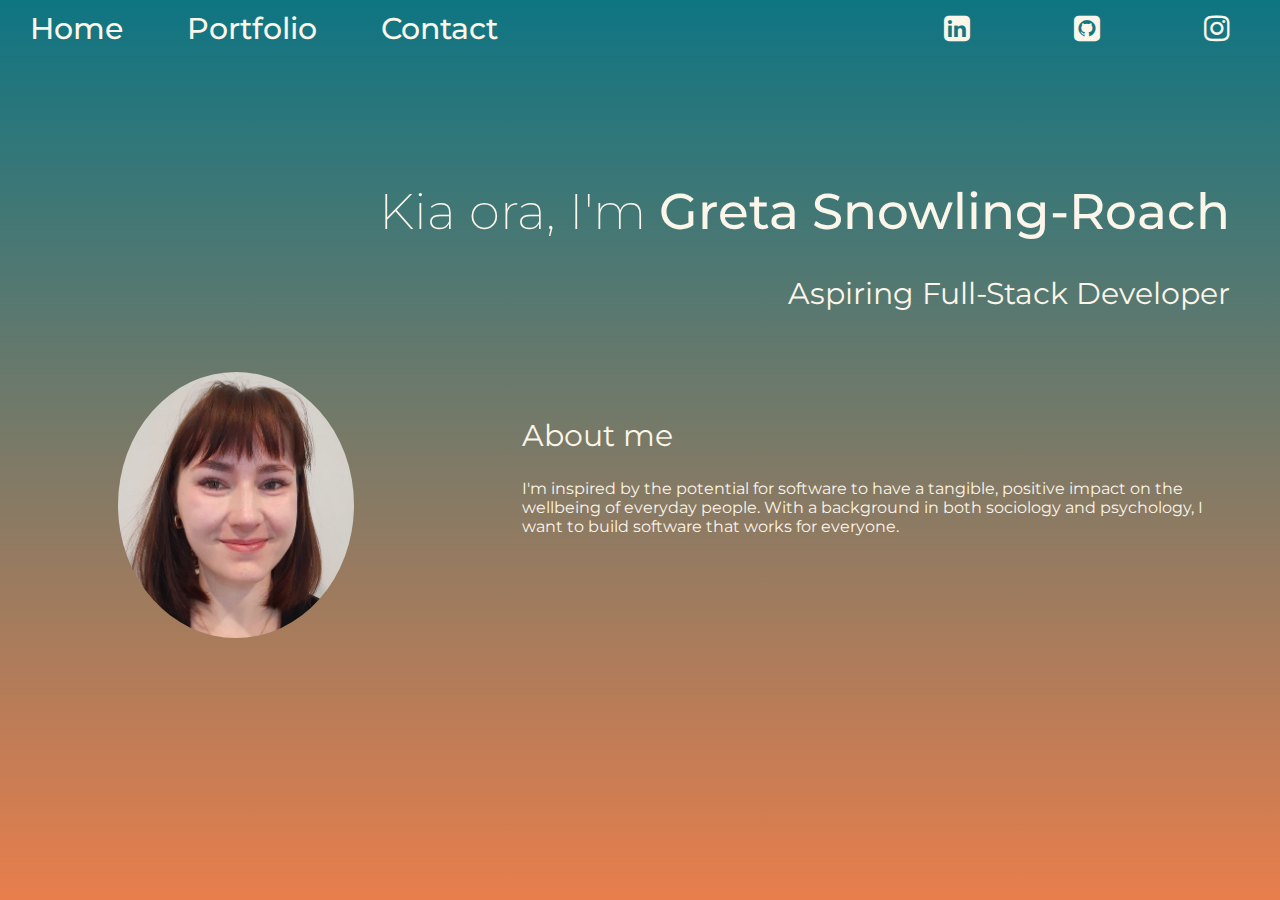
<file: index.html>
<!DOCTYPE html>
<html lang="en">
<head>
    <meta charset="UTF-8">
    <meta http-equiv="X-UA-Compatible" content="IE=edge">
    <meta name="viewport" content="width=device-width, initial-scale=1.0">
    <link rel="stylesheet" href="src/style.css">
    <link rel="preconnect" href="https://fonts.googleapis.com">
    <link rel="preconnect" href="https://fonts.gstatic.com" crossorigin>
<link rel="preconnect" href="https://fonts.googleapis.com">
<link rel="preconnect" href="https://fonts.gstatic.com" crossorigin>
<link
    href="https://fonts.googleapis.com/css2?family=Montserrat:ital,wght@0,100;0,200;0,300;0,400;0,500;0,600;0,700;0,800;0,900;1,100;1,200;1,300;1,400;1,500;1,600;1,700;1,800;1,900&display=swap"
    rel="stylesheet">
<link rel="stylesheet" type="text/css"
    href="https://stackpath.bootstrapcdn.com/font-awesome/4.7.0/css/font-awesome.min.css">
<script src="src/script.js" defer></script>
    <title>Landing page</title>
</head>
<body>
    <section class="links">
        <div class="menu">
            <a href="index.html" class="menu-link">Home</a>
            <a href="portfolio.html" class="menu-link">Portfolio</a>
            <a href="contact.html" class="menu-link">Contact</a>
        </div>
        <div class="find-me">
            <a href="https://www.linkedin.com/in/greta-snowling-roach-11a660244/" target="_blank" class="icons"><i
                    class="fa fa-linkedin-square" aria-hidden="true"></i></a>
            <a href="https://github.com/lucidlentil" target="_blank" class="icons"><i class="fa fa-github-square"
                aria-hidden="true"></i></a>
            <a href="https://www.instagram.com/gretagabriella/" target="_blank" class="icons"><i class="fa fa-instagram"
                aria-hidden="true"></i></a>
        </div>
    </section>
    <header class="heading">
        <h1>Kia ora, I'm <span id="name"> Greta Snowling-Roach</span></h1>
        <h2>Aspiring Full-Stack Developer</h2>
    </header>
    <section class="content">
        <div class="picture">
            <img src="images/portrait.jpeg" alt="A photo of Greta" id="portrait">
        </div>
        <div class="about-me">
            <h2>About me</h2>
            I'm inspired by the potential for software to have a tangible, positive impact on the wellbeing of everyday people. With a background in both sociology and psychology, I want to build software that works for everyone.
        </div>
    </section>
</body>
</html>

<!-- <img src="images/portrait.jpeg" alt="A photo of Greta" id="portrait"> 

<div class="contact-me">
    <h2 class="content-titles">Reach out</h2>
    <p>I would love to work with others who are venturing into a new line of work - let's help launch each other's
        careers!</p>
    <form>
        do these need labels? check slides
        <input type="text" id="first-name" name="first-name" placeholder="First name" required>
        <input type="text" id="last-name" name="last-name" placeholder="Last name"><br>
        <input type="email" id="email-address" name="email-address" placeholder="Email" required>
        <select name="found-me" id="found-me">
            <option hidden selected>How did you find me?</option>
            <option value="linkedin">Linked In</option>
            <option value="github">GitHub</option>
            <option value="instagram">Instagram</option>
            <option value="friends-family">Friends or family</option>
            <option value="other">Other</option>
        </select>
        <br>
        <textarea id="your-message" name="your-message" cols="2" rows="10" placeholder="Your message"
            required></textarea>
        <br>
        <input type="submit">
    </form>
</div>-->
</file>
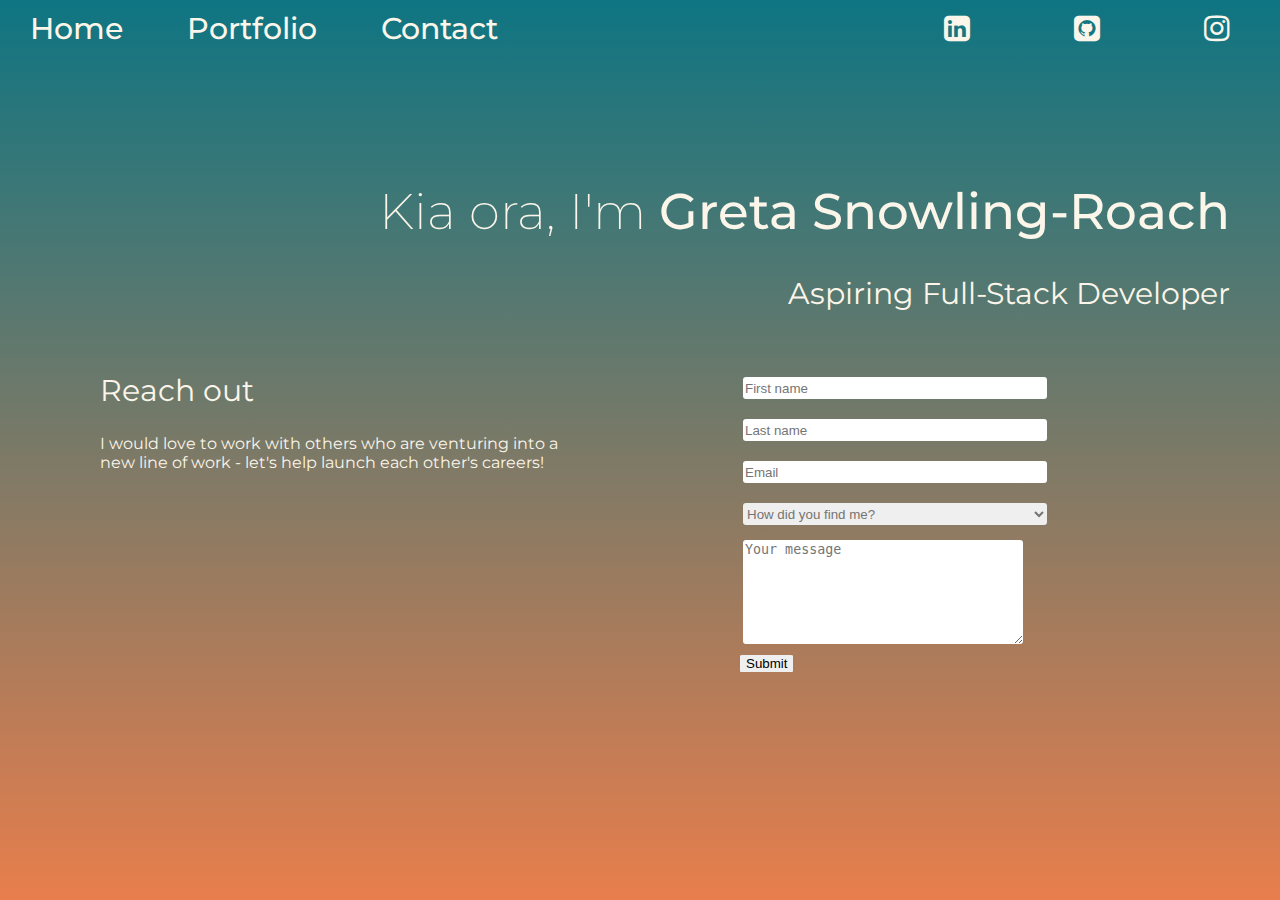
<file: contact.html>
<!DOCTYPE html>
<html lang="en">

<head>
    <meta charset="UTF-8">
    <meta http-equiv="X-UA-Compatible" content="IE=edge">
    <meta name="viewport" content="width=device-width, initial-scale=1.0">
    <link rel="stylesheet" href="src/contact.css">
    <link rel="preconnect" href="https://fonts.googleapis.com">
    <link rel="preconnect" href="https://fonts.gstatic.com" crossorigin>
    <link rel="preconnect" href="https://fonts.googleapis.com">
    <link rel="preconnect" href="https://fonts.gstatic.com" crossorigin>
    <link
        href="https://fonts.googleapis.com/css2?family=Montserrat:ital,wght@0,100;0,200;0,300;0,400;0,500;0,600;0,700;0,800;0,900;1,100;1,200;1,300;1,400;1,500;1,600;1,700;1,800;1,900&display=swap"
        rel="stylesheet">
    <link rel="stylesheet" type="text/css"
        href="https://stackpath.bootstrapcdn.com/font-awesome/4.7.0/css/font-awesome.min.css">
    <script src="src/contactscript.js" defer></script>
    <title>Mission 1</title>
</head>

<body>
    <section class="links">
        <div class="menu">
            <a href="index.html" class="menu-link">Home</a>
            <a href="portfolio.html" class="menu-link">Portfolio</a>
            <a href="contact.html" class="menu-link">Contact</a>
        </div>
        <div class="find-me">
            <a href="https://www.linkedin.com/in/greta-snowling-roach-11a660244/" target="_blank" class="icons"><i
                    class="fa fa-linkedin-square" aria-hidden="true"></i></a>
            <a href="https://github.com/lucidlentil" target="_blank" class="icons"><i class="fa fa-github-square"
                    aria-hidden="true"></i></a>
            <a href="https://www.instagram.com/gretagabriella/" target="_blank" class="icons"><i class="fa fa-instagram"
                    aria-hidden="true"></i></a>
        </div>
    </section>
    <header class="heading">
        <h1>Kia ora, I'm <span id="name"> Greta Snowling-Roach</span></h1>
        <h2>Aspiring Full-Stack Developer</h2>
    </header>
    <section class="content">
        <div class="contact-me">
            <h2 class="content-titles" id="contact-title">Reach out</h2>
            <p id="contact-body">I would love to work with others who are venturing into a new line of work - let's help launch each other's
                careers!</p>
        </div>
            <form class="contact-form">
                <input type="text" id="first-name" name="first-name" placeholder="First name" required>
                <input type="text" id="last-name" name="last-name" placeholder="Last name"><br>
                <input type="email" id="email-address" name="email-address" placeholder="Email" required>
                <select name="found-me" id="found-me">
                    <option hidden selected>How did you find me?</option>
                    <option value="linkedin">Linked In</option>
                    <option value="github">GitHub</option>
                    <option value="instagram">Instagram</option>
                    <option value="friends-family">Friends or family</option>
                    <option value="other">Other</option>
                </select>
                <br>
                <textarea id="your-message" name="your-message" cols="2" rows="10" placeholder="Your message"
                    required></textarea>
                <br>
                <input type="submit" id="submit-button"> <span id="submit-error"></span>
            </form>
    </section>
</body>

</html>
</file>
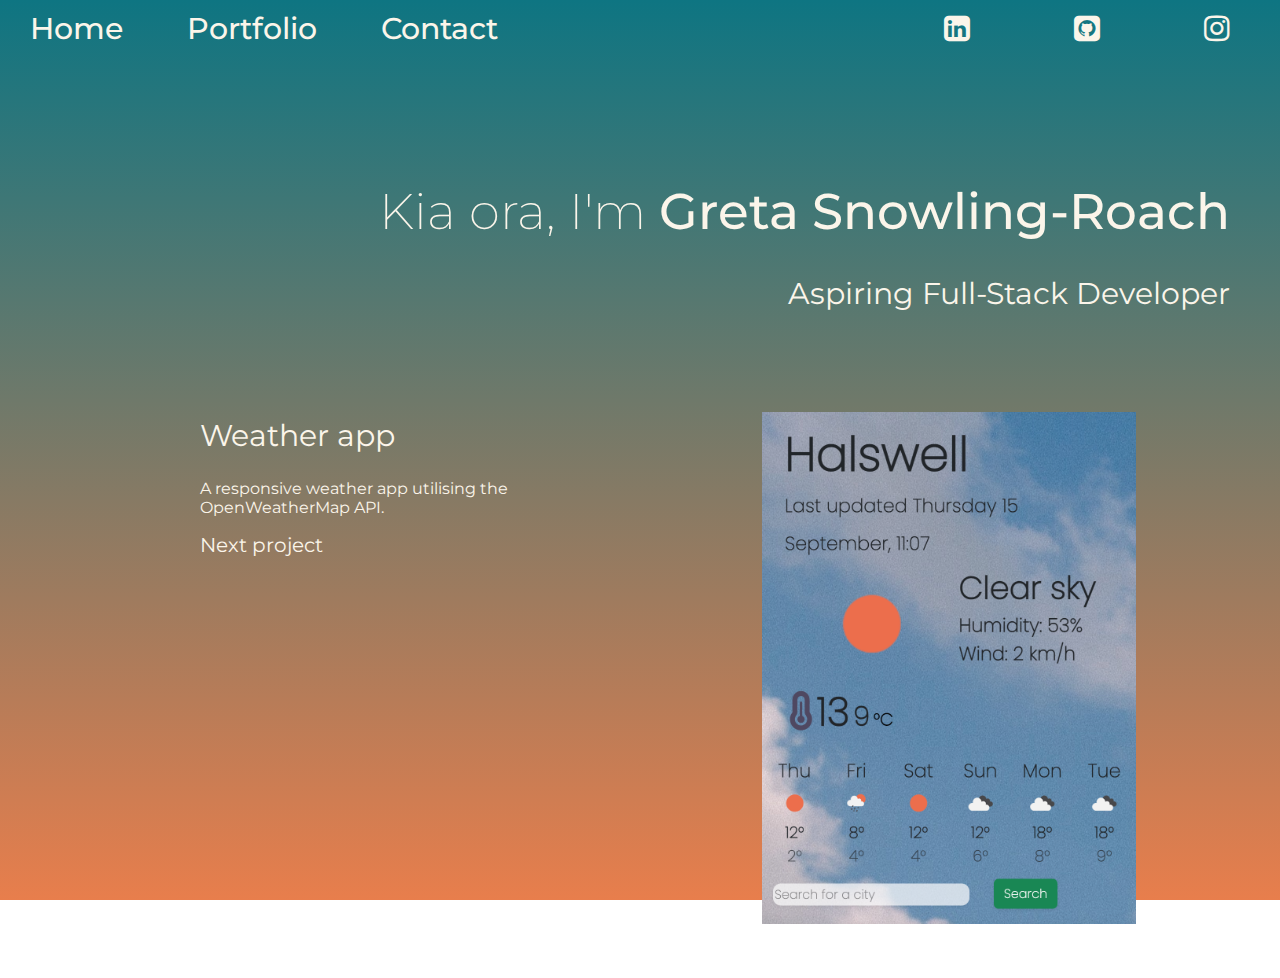
<file: portfolio.html>
<!DOCTYPE html>
<html lang="en">

<head>
    <meta charset="UTF-8">
    <meta http-equiv="X-UA-Compatible" content="IE=edge">
    <meta name="viewport" content="width=device-width, initial-scale=1.0">
    <link rel="stylesheet" href="src/portfolio.css">
    <link rel="preconnect" href="https://fonts.googleapis.com">
    <link rel="preconnect" href="https://fonts.gstatic.com" crossorigin>
    <link rel="preconnect" href="https://fonts.googleapis.com">
    <link rel="preconnect" href="https://fonts.gstatic.com" crossorigin>
    <link
        href="https://fonts.googleapis.com/css2?family=Montserrat:ital,wght@0,100;0,200;0,300;0,400;0,500;0,600;0,700;0,800;0,900;1,100;1,200;1,300;1,400;1,500;1,600;1,700;1,800;1,900&display=swap"
        rel="stylesheet">
    <link rel="stylesheet" type="text/css"
        href="https://stackpath.bootstrapcdn.com/font-awesome/4.7.0/css/font-awesome.min.css">
    <script src="src/portfolioscript.js" defer></script>
    <title>Mission 1</title>
</head>

<body>
    <section class="links">
        <div class="menu">
            <a href="index.html" class="menu-link">Home</a>
            <a href="portfolio.html" class="menu-link">Portfolio</a>
            <a href="contact.html" class="menu-link">Contact</a>
        </div>
        <div class="find-me">
            <a href="https://www.linkedin.com/in/greta-snowling-roach-11a660244/" target="_blank" class="icons"><i
                    class="fa fa-linkedin-square" aria-hidden="true"></i></a>
            <a href="https://github.com/lucidlentil" target="_blank" class="icons"><i class="fa fa-github-square"
                    aria-hidden="true"></i></a>
            <a href="https://www.instagram.com/gretagabriella/" target="_blank" class="icons"><i class="fa fa-instagram"
                    aria-hidden="true"></i></a>
        </div>
    </section>
    <header class="heading">
        <h1>Kia ora, I'm <span id="name"> Greta Snowling-Roach</span></h1>
        <h2>Aspiring Full-Stack Developer</h2>
    </header>
    <section class="content">
        <div id="project-details">
            <h2 id="project-title"></h2>
            <p id="project-description"></p>
            <div>
                <a href="#" id="next-project">Next project</a>
            </div>
        </div>
        <div id="image-display">
            <img src="" alt="" width="80%" id="project-image">
        </div>
    </section>
</body>

</html>
</file>
<file: src/style.css>
body { 
    font-family:'Montserrat', sans-serif; 
    height: 100%;
    margin: 0;
    background: linear-gradient(#0e7582, #e87e4c); 
    background-repeat: no-repeat; 
    background-attachment: fixed;
    color: rgb(251, 245, 234); 
    }
.links {
    display: flex; 
    flex-wrap: nowrap;
    margin-top: 10px; 
}
.menu {
    flex: 50%;
    justify-content: left;
    animation: mainFade 5s;
} 
.menu-link {
    text-decoration: none;
    font-size: 30px;
    font-weight: 500;
    color: rgb(251, 245, 234);
    padding: 0px 30px;
    transition: 300ms ease-in-out
}
.menu-link:hover {
    color: #e49571;
}
.find-me {
    flex: 50%;
    justify-content: right;
    text-align: right; 
    animation: mainFade 5s;
}
.icons {
    font-size: 30px;
    color: rgb(251, 245, 234);
    margin: 0px 50px;
    transition: 300ms ease-in-out;
}
.icons:hover {
    color: #e49571;
}
.heading {
    text-align: right;
    margin: 50px 50px; 
    padding-top: 50px; 
    animation: titleFade 2s;
}
.heading h1 {
    font-size: 50px; 
    font-weight: 200; 
}
#name {
    font-weight: 500;
}
.heading h2 {
    font-size: 30px;
    font-weight: 400;  
    animation: mainFade 2.5s;
}
@keyframes titleFade{
    0%{opacity: 0;}
    100%{opacity:1;}
}
@keyframes mainFade {
    0%{opacity: 0;}
    50%{opacity:0;}
    100%{opacity:1;}
} 
.content {
    display: flex;
    height: 100%;
    animation: mainFade 5s;
}
.content h2 { 
    font-size: 30px; 
    font-weight: 400;
    text-align: left;
    margin-top: 5px; 
}
.picture {
    flex: 40%; 
    margin: 0px;  
    text-align: center; 
}
#portrait {
    border-radius: 50%;
    width: 50%;
    margin: 10px auto;
}
.about-me {
    flex: 60%; 
    margin: 50px 50px;
} 
@media screen and (max-width: 768px) {
    .content {
        flex-direction: column;
    }
}
</file>
<file: src/contact.css>
body {
    font-family: 'Montserrat', sans-serif;
    height: 100%;
    margin: 0;
    background: linear-gradient(#0e7582, #e87e4c);
    background-repeat: no-repeat;
    background-attachment: fixed;
    color: rgb(251, 245, 234);
}

.links {
    display: flex;
    flex-wrap: nowrap;
    margin-top: 10px;
}

.menu {
    flex: 50%;
    justify-content: left;
    animation: mainFade 5s;
}

.menu-link {
    text-decoration: none;
    font-size: 30px;
    font-weight: 500;
    color: rgb(251, 245, 234);
    padding: 0px 30px;
    transition: 300ms ease-in-out;
}
.menu-link:hover {
    color: #e49571;
}
.find-me {
    flex: 50%;
    justify-content: right;
    text-align: right;
    animation: mainFade 5s;
}

.icons {
    font-size: 30px;
    color: rgb(251, 245, 234);
    margin: 0px 50px;
    transition: 300ms ease-in-out;
}

.icons:hover {
    color: #e49571;
}

.heading {
    text-align: right;
    margin: 50px 50px;
    padding-top: 50px;
    animation: titleFade 1s;
}

.heading h1 {
    font-size: 50px;
    font-weight: 200;
}

#name {
    font-weight: 500;
}

.heading h2 {
    font-size: 30px;
    font-weight: 400;
    animation: mainFade 1.5s;
}

@keyframes titleFade {
    0% {
        opacity: 0;
    }

    100% {
        opacity: 1;
    }
}

@keyframes mainFade {
    0% {
        opacity: 0;
    }

    100% {
        opacity: 1;
    }
}
@media screen and (max-width: 768px) {
    .content {
        flex-direction: column;
    }
}
.content {
    display: flex; 
    height: 100%; 
    animation: mainFade 1.5s; 
}
.content h2 {
    font-size: 30px;
    font-weight: 400;
    text-align: left;
    margin-top: 5px;
}
.contact-me {
    flex: 50%;
    padding: 5px 100px;  
}

.contact-form {
    flex: 50%;  
    padding: 5px 80px; 
}
#first-name,
#last-name,
#email-address,
#found-me {
    border: none;
    margin: 10px 3px;
    width: 300px; 
    height: 20px;
    border-radius: 3px;
}

#found-me {
    color: rgb(117, 116, 114);
    width: 304px; 
    height: 22px;
}

#your-message {
    border: none;
    border-radius: 3px;
    width: 60%; 
    height: 100px;
    margin: 5px 3px
} 
#submit-button {
    border-radius: 5%; 
    border: 0px; 
    transition: 300ms ease-in-out;
}
#submit-button:hover {
    color:rgb(251, 245, 234);
    background-color: #0e7582;
    cursor: pointer; 
}
@media screen and (max-width: 768px) {
    .content {
        flex-direction: column;
    }
}
</file>
<file: src/portfolio.css>
body {
    font-family: 'Montserrat', sans-serif;
    height: 100%;
    margin: 0;
    background: linear-gradient(#0e7582, #e87e4c);
    background-repeat: no-repeat;
    background-attachment: fixed;
    color: rgb(251, 245, 234);
}

.links {
    display: flex;
    flex-wrap: nowrap;
    margin-top: 10px;
}

.menu {
    flex: 50%;
    justify-content: left;
    animation: mainFade 5s;
}

.menu-link {
    text-decoration: none;
    font-size: 30px;
    font-weight: 500;
    color: rgb(251, 245, 234);
    padding: 0px 30px;
    transition: 300ms ease-in-out;
}
.menu-link:hover {
    color: #e49571;
}
.find-me {
    flex: 50%;
    justify-content: right;
    text-align: right;
    animation: mainFade 5s;
}

.icons {
    font-size: 30px;
    color: rgb(251, 245, 234);
    margin: 0px 50px;
    transition: 300ms ease-in-out;
}

.icons:hover {
    color: #e49571;
}

.heading {
    text-align: right;
    margin: 50px 50px;
    padding-top: 50px;
    animation: titleFade 1s;
}

.heading h1 {
    font-size: 50px;
    font-weight: 200;
}

#name {
    font-weight: 500;
}

.heading h2 {
    font-size: 30px;
    font-weight: 400;
    animation: mainFade 1.5s;
}

@keyframes titleFade {
    0% {
        opacity: 0;
    }

    100% {
        opacity: 1;
    }
}

@keyframes mainFade {
    0% {
        opacity: 0;
    }

    100% {
        opacity: 1;
    }
}

.content {
    display: flex;
    height: 100%;
    animation: mainFade 1.5s;
}
.content h2 {
    font-size: 30px;
    font-weight: 400;
    text-align: left;
    margin-top: 5px;
}
#project-details {
    flex: 40%;
    margin: 50px 200px; 
    text-align: left;
}
#image-display {
    flex: 60%;
    margin: 50px 50px;
}
@media screen and (max-width: 768px) {
    .content {
        flex-direction: column;
    }
}
#next-project {
    text-decoration: none;
    font-size: 20px;
    font-weight: 400;
    color: rgb(251, 245, 234);
    transition: 300ms ease-in-out;
}
#next-project:hover {
    color: #0e7582;
}
</file>
